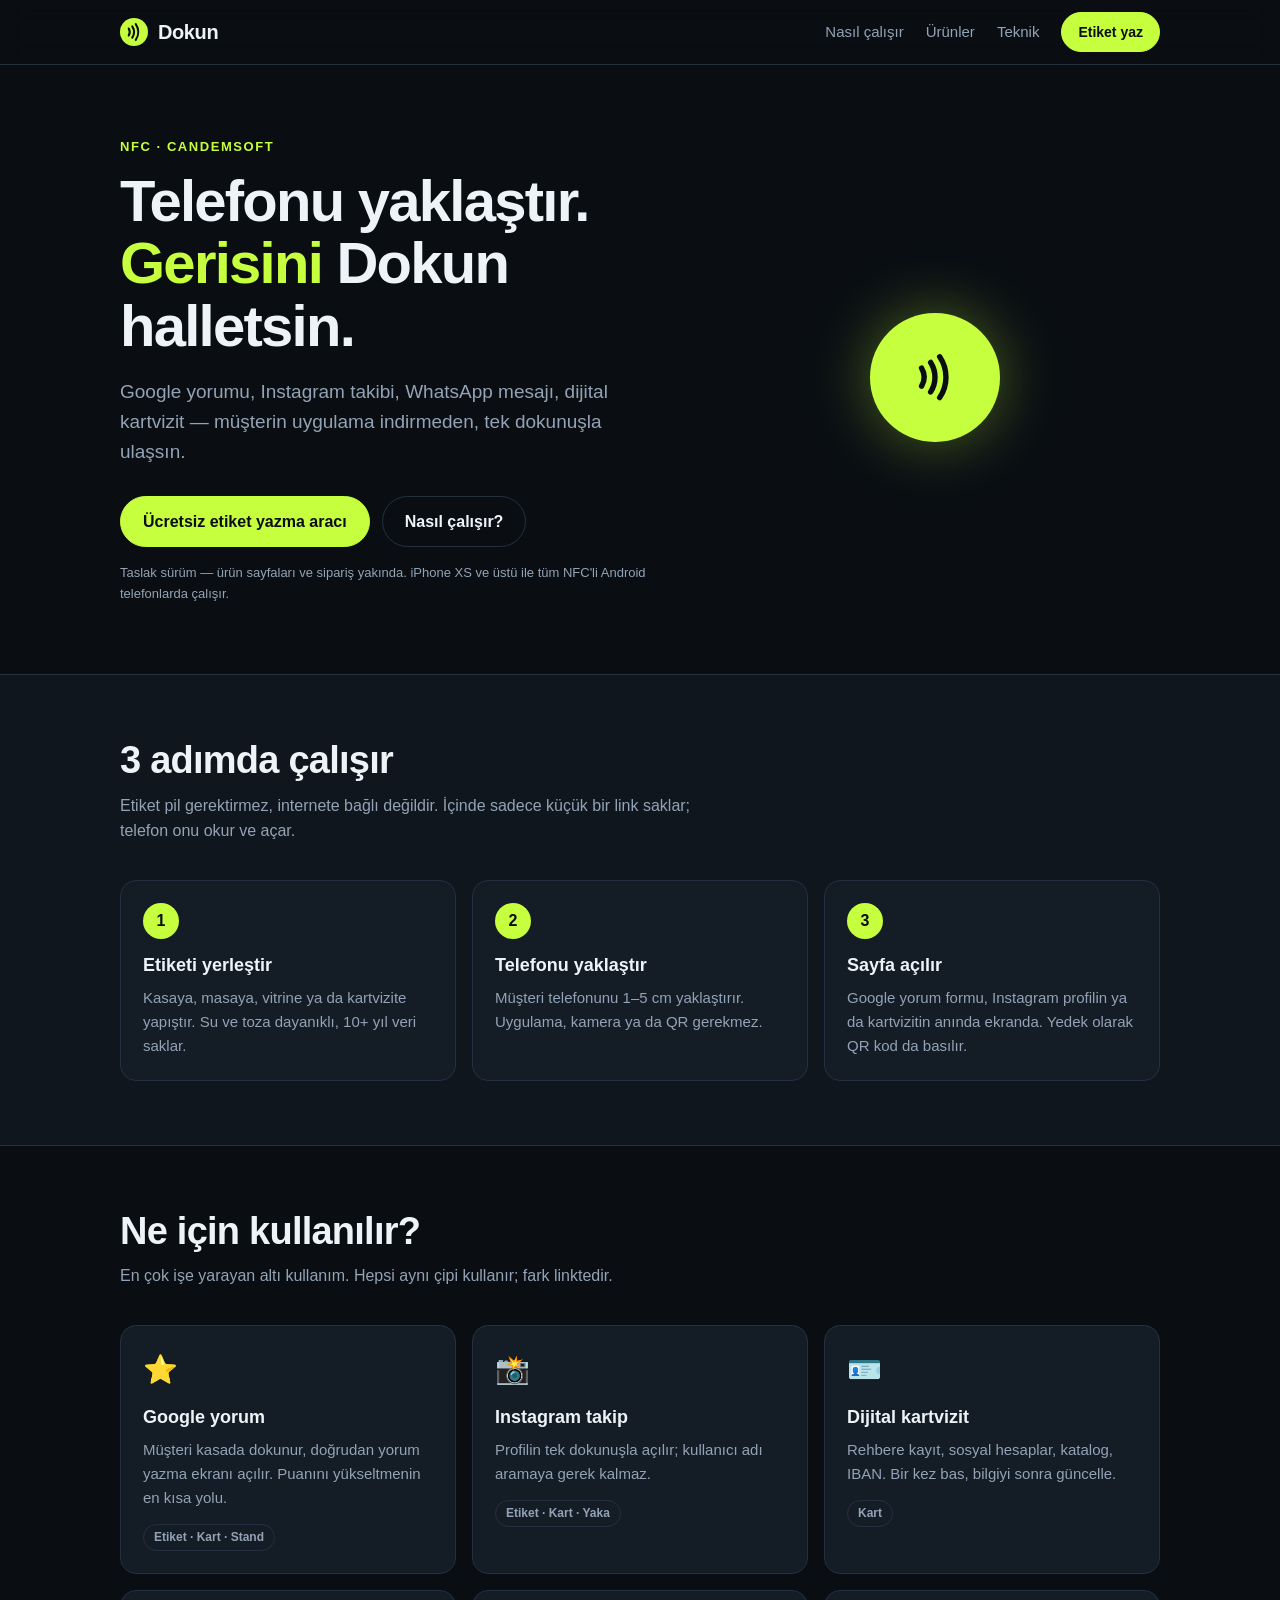
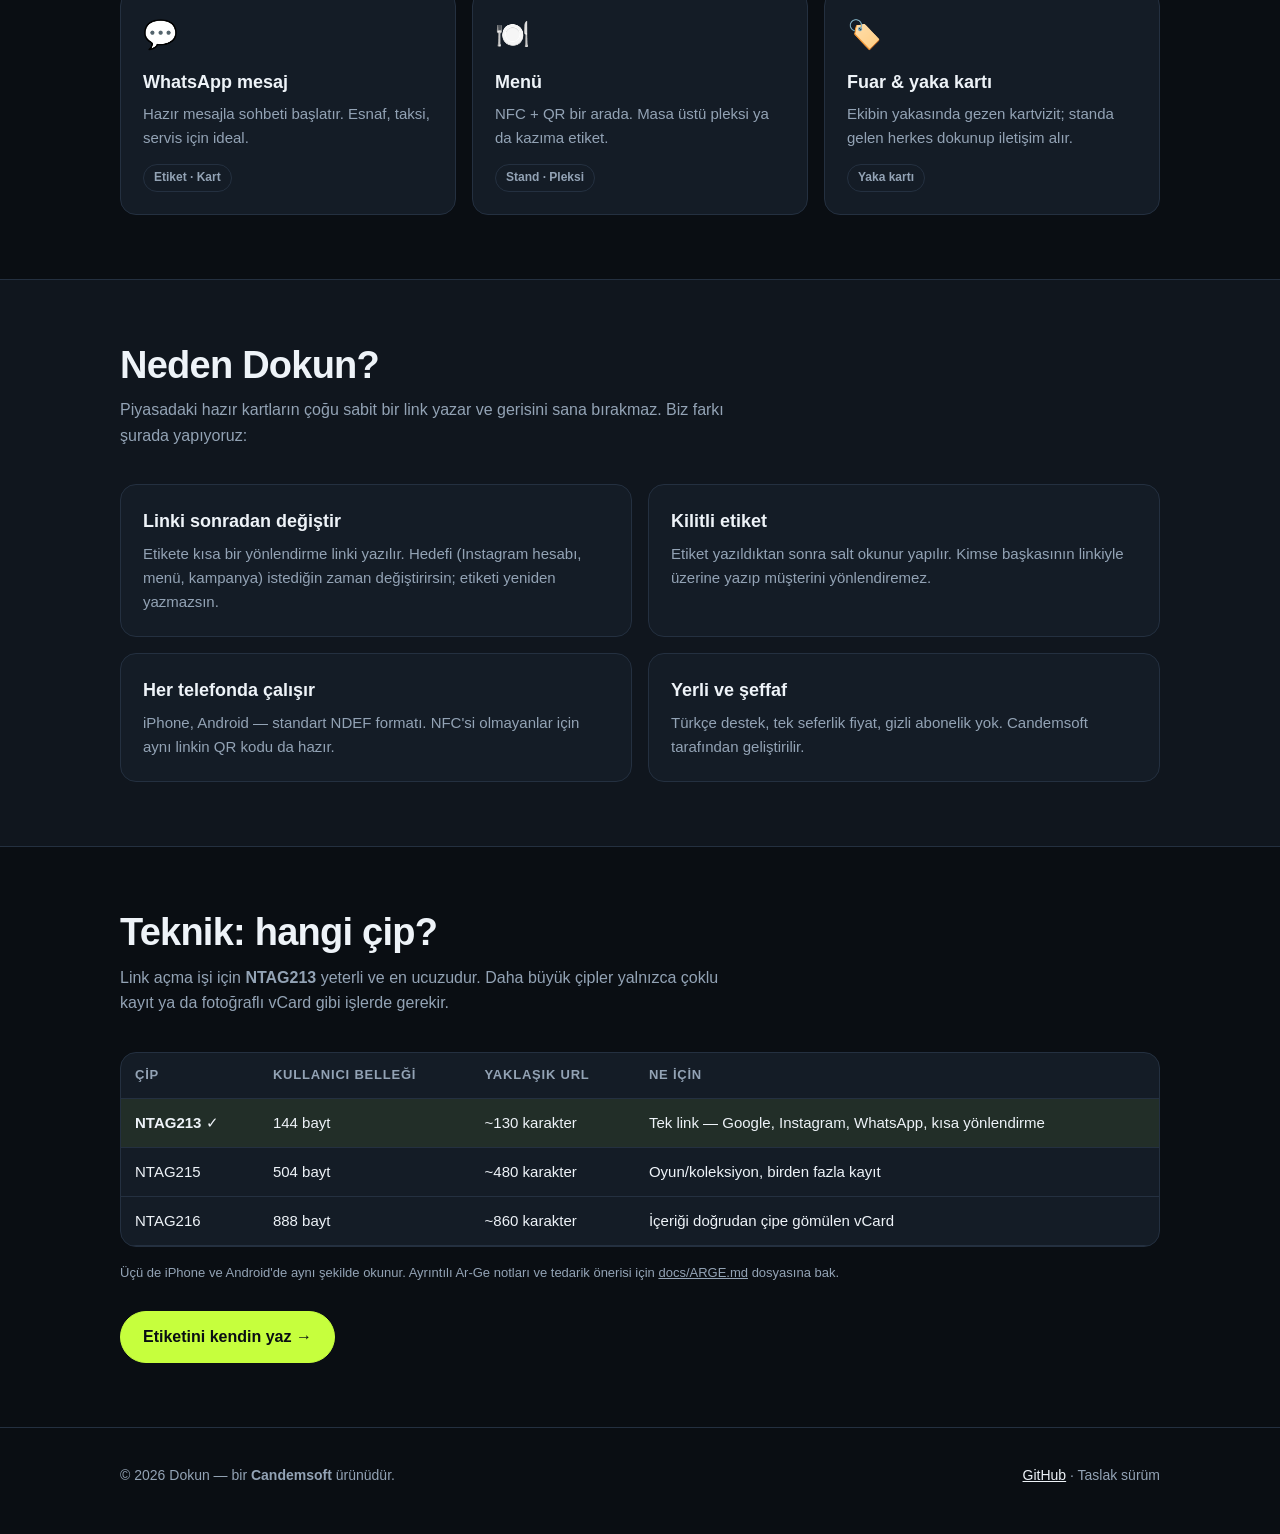
<file: index.html>
<!doctype html>
<html lang="tr">
<head>
<meta charset="utf-8">
<meta name="viewport" content="width=device-width, initial-scale=1">
<title>Dokun — Tek dokunuşla Google yorumu, Instagram, kartvizit</title>
<meta name="description" content="Dokun: telefonu yaklaştır, link açılsın. Google yorum, Instagram takip ve dijital kartvizit için NFC etiket ve kartlar. Candemsoft ürünüdür.">
<meta name="theme-color" content="#0a0e13">
<meta property="og:title" content="Dokun — NFC ile tek dokunuş">
<meta property="og:description" content="Google yorum, Instagram takip, dijital kartvizit. Telefonu yaklaştır, link açılsın.">
<meta property="og:type" content="website">
<link rel="icon" href="data:image/svg+xml,%3Csvg xmlns='http://www.w3.org/2000/svg' viewBox='0 0 32 32'%3E%3Ccircle cx='16' cy='16' r='16' fill='%23c6ff3d'/%3E%3Cpath d='M10 12a8 8 0 0 1 0 8M14 9.5a12 12 0 0 1 0 13M18 7a16 16 0 0 1 0 18' fill='none' stroke='%230a0e13' stroke-width='2.4' stroke-linecap='round'/%3E%3C/svg%3E">
<link rel="stylesheet" href="styles.css">
</head>
<body>

<header class="nav">
  <div class="wrap">
    <a class="brand" href="./">
      <svg viewBox="0 0 32 32" aria-hidden="true"><circle cx="16" cy="16" r="16" fill="#c6ff3d"/><path d="M10 12a8 8 0 0 1 0 8M14 9.5a12 12 0 0 1 0 13M18 7a16 16 0 0 1 0 18" fill="none" stroke="#0a0e13" stroke-width="2.4" stroke-linecap="round"/></svg>
      Dokun
    </a>
    <ul>
      <li class="hide-m"><a href="#nasil">Nasıl çalışır</a></li>
      <li class="hide-m"><a href="#urunler">Ürünler</a></li>
      <li class="hide-m"><a href="#teknik">Teknik</a></li>
      <li><a class="btn primary sm" href="yaz.html">Etiket yaz</a></li>
    </ul>
  </div>
</header>

<main>
<section class="hero">
  <div class="wrap">
    <div>
      <div class="eyebrow">NFC · Candemsoft</div>
      <h1>Telefonu yaklaştır. <em>Gerisini</em> Dokun halletsin.</h1>
      <p class="lead">Google yorumu, Instagram takibi, WhatsApp mesajı, dijital kartvizit — müşterin uygulama indirmeden, tek dokunuşla ulaşsın.</p>
      <div class="cta">
        <a class="btn primary" href="yaz.html">Ücretsiz etiket yazma aracı</a>
        <a class="btn ghost" href="#nasil">Nasıl çalışır?</a>
      </div>
      <p class="note-small">Taslak sürüm — ürün sayfaları ve sipariş yakında. iPhone XS ve üstü ile tüm NFC'li Android telefonlarda çalışır.</p>
    </div>
    <div class="tapviz" aria-hidden="true">
      <span class="ring"></span><span class="ring"></span><span class="ring"></span>
      <div class="tag"><svg viewBox="0 0 32 32"><path d="M10 12a8 8 0 0 1 0 8M14 9.5a12 12 0 0 1 0 13M18 7a16 16 0 0 1 0 18" fill="none" stroke="#0a0e13" stroke-width="2.4" stroke-linecap="round"/></svg></div>
    </div>
  </div>
</section>

<section id="nasil" class="alt">
  <div class="wrap">
    <h2>3 adımda çalışır</h2>
    <p class="sub">Etiket pil gerektirmez, internete bağlı değildir. İçinde sadece küçük bir link saklar; telefon onu okur ve açar.</p>
    <div class="grid c3">
      <div class="card"><div class="step-n">1</div><h3>Etiketi yerleştir</h3><p>Kasaya, masaya, vitrine ya da kartvizite yapıştır. Su ve toza dayanıklı, 10+ yıl veri saklar.</p></div>
      <div class="card"><div class="step-n">2</div><h3>Telefonu yaklaştır</h3><p>Müşteri telefonunu 1–5 cm yaklaştırır. Uygulama, kamera ya da QR gerekmez.</p></div>
      <div class="card"><div class="step-n">3</div><h3>Sayfa açılır</h3><p>Google yorum formu, Instagram profilin ya da kartvizitin anında ekranda. Yedek olarak QR kod da basılır.</p></div>
    </div>
  </div>
</section>

<section id="urunler">
  <div class="wrap">
    <h2>Ne için kullanılır?</h2>
    <p class="sub">En çok işe yarayan altı kullanım. Hepsi aynı çipi kullanır; fark linktedir.</p>
    <div class="grid c3">
      <div class="card"><span class="ico">⭐</span><h3>Google yorum</h3><p>Müşteri kasada dokunur, doğrudan yorum yazma ekranı açılır. Puanını yükseltmenin en kısa yolu.</p><span class="badge">Etiket · Kart · Stand</span></div>
      <div class="card"><span class="ico">📸</span><h3>Instagram takip</h3><p>Profilin tek dokunuşla açılır; kullanıcı adı aramaya gerek kalmaz.</p><span class="badge">Etiket · Kart · Yaka</span></div>
      <div class="card"><span class="ico">🪪</span><h3>Dijital kartvizit</h3><p>Rehbere kayıt, sosyal hesaplar, katalog, IBAN. Bir kez bas, bilgiyi sonra güncelle.</p><span class="badge">Kart</span></div>
      <div class="card"><span class="ico">💬</span><h3>WhatsApp mesaj</h3><p>Hazır mesajla sohbeti başlatır. Esnaf, taksi, servis için ideal.</p><span class="badge">Etiket · Kart</span></div>
      <div class="card"><span class="ico">🍽️</span><h3>Menü</h3><p>NFC + QR bir arada. Masa üstü pleksi ya da kazıma etiket.</p><span class="badge">Stand · Pleksi</span></div>
      <div class="card"><span class="ico">🏷️</span><h3>Fuar & yaka kartı</h3><p>Ekibin yakasında gezen kartvizit; standa gelen herkes dokunup iletişim alır.</p><span class="badge">Yaka kartı</span></div>
    </div>
  </div>
</section>

<section class="alt">
  <div class="wrap">
    <h2>Neden Dokun?</h2>
    <p class="sub">Piyasadaki hazır kartların çoğu sabit bir link yazar ve gerisini sana bırakmaz. Biz farkı şurada yapıyoruz:</p>
    <div class="grid c2">
      <div class="card"><h3>Linki sonradan değiştir</h3><p>Etikete kısa bir yönlendirme linki yazılır. Hedefi (Instagram hesabı, menü, kampanya) istediğin zaman değiştirirsin; etiketi yeniden yazmazsın.</p></div>
      <div class="card"><h3>Kilitli etiket</h3><p>Etiket yazıldıktan sonra salt okunur yapılır. Kimse başkasının linkiyle üzerine yazıp müşterini yönlendiremez.</p></div>
      <div class="card"><h3>Her telefonda çalışır</h3><p>iPhone, Android — standart NDEF formatı. NFC'si olmayanlar için aynı linkin QR kodu da hazır.</p></div>
      <div class="card"><h3>Yerli ve şeffaf</h3><p>Türkçe destek, tek seferlik fiyat, gizli abonelik yok. Candemsoft tarafından geliştirilir.</p></div>
    </div>
  </div>
</section>

<section id="teknik">
  <div class="wrap">
    <h2>Teknik: hangi çip?</h2>
    <p class="sub">Link açma işi için <strong>NTAG213</strong> yeterli ve en ucuzudur. Daha büyük çipler yalnızca çoklu kayıt ya da fotoğraflı vCard gibi işlerde gerekir.</p>
    <div class="tablewrap">
      <table>
        <thead><tr><th>Çip</th><th>Kullanıcı belleği</th><th>Yaklaşık URL</th><th>Ne için</th></tr></thead>
        <tbody>
          <tr class="pick"><td><strong>NTAG213</strong> ✓</td><td>144 bayt</td><td>~130 karakter</td><td>Tek link — Google, Instagram, WhatsApp, kısa yönlendirme</td></tr>
          <tr><td>NTAG215</td><td>504 bayt</td><td>~480 karakter</td><td>Oyun/koleksiyon, birden fazla kayıt</td></tr>
          <tr><td>NTAG216</td><td>888 bayt</td><td>~860 karakter</td><td>İçeriği doğrudan çipe gömülen vCard</td></tr>
        </tbody>
      </table>
    </div>
    <p class="note-small">Üçü de iPhone ve Android'de aynı şekilde okunur. Ayrıntılı Ar-Ge notları ve tedarik önerisi için <a href="https://github.com/ademcaniyik/candemnfc/blob/main/docs/ARGE.md">docs/ARGE.md</a> dosyasına bak.</p>
    <div class="cta"><a class="btn primary" href="yaz.html">Etiketini kendin yaz →</a></div>
  </div>
</section>
</main>

<footer>
  <div class="wrap">
    <div>© <span id="y">2026</span> Dokun — bir <strong>Candemsoft</strong> ürünüdür.</div>
    <div><a href="https://github.com/ademcaniyik/candemnfc">GitHub</a> · Taslak sürüm</div>
  </div>
</footer>
<script>document.getElementById('y').textContent = new Date().getFullYear();</script>
</body>
</html>
</file>
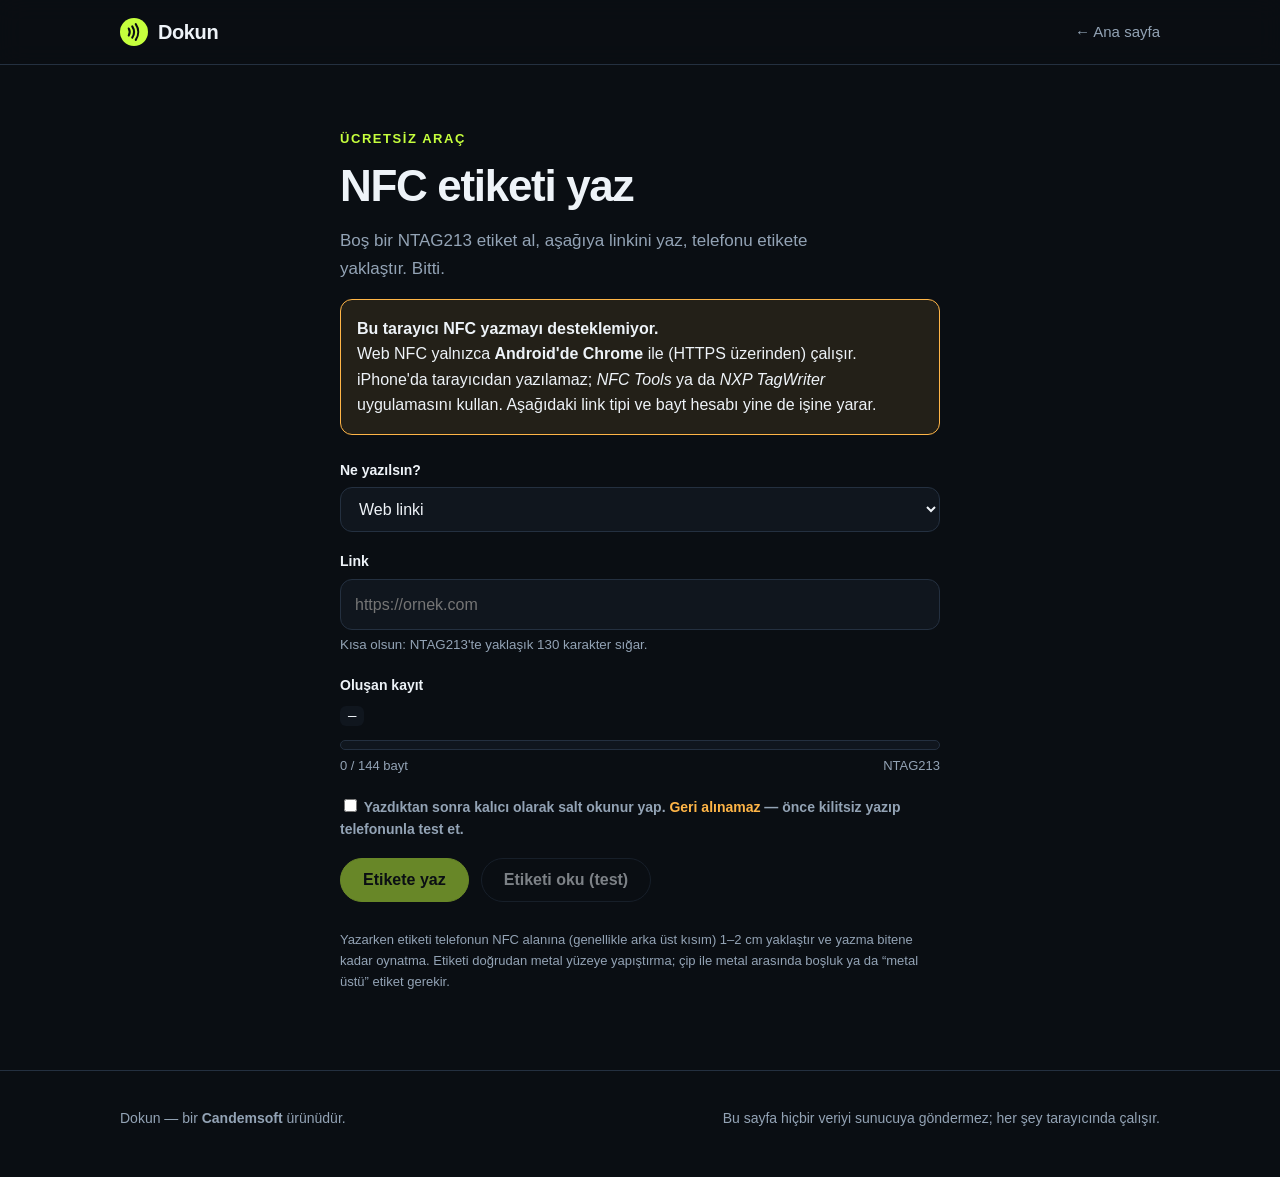
<file: yaz.html>
<!doctype html>
<html lang="tr">
<head>
<meta charset="utf-8">
<meta name="viewport" content="width=device-width, initial-scale=1">
<title>Etiket yaz — Dokun</title>
<meta name="description" content="Boş bir NTAG213 etiketi telefonunla yaz: Google yorum, Instagram, WhatsApp, telefon. Android Chrome ile çalışır.">
<meta name="theme-color" content="#0a0e13">
<link rel="icon" href="data:image/svg+xml,%3Csvg xmlns='http://www.w3.org/2000/svg' viewBox='0 0 32 32'%3E%3Ccircle cx='16' cy='16' r='16' fill='%23c6ff3d'/%3E%3Cpath d='M10 12a8 8 0 0 1 0 8M14 9.5a12 12 0 0 1 0 13M18 7a16 16 0 0 1 0 18' fill='none' stroke='%230a0e13' stroke-width='2.4' stroke-linecap='round'/%3E%3C/svg%3E">
<link rel="stylesheet" href="styles.css">
</head>
<body>
<header class="nav">
  <div class="wrap">
    <a class="brand" href="./">
      <svg viewBox="0 0 32 32" aria-hidden="true"><circle cx="16" cy="16" r="16" fill="#c6ff3d"/><path d="M10 12a8 8 0 0 1 0 8M14 9.5a12 12 0 0 1 0 13M18 7a16 16 0 0 1 0 18" fill="none" stroke="#0a0e13" stroke-width="2.4" stroke-linecap="round"/></svg>
      Dokun
    </a>
    <ul><li><a href="./">← Ana sayfa</a></li></ul>
  </div>
</header>

<main>
<section>
  <div class="wrap tool">
    <div class="eyebrow">Ücretsiz araç</div>
    <h1 style="font-size:clamp(30px,5vw,44px)">NFC etiketi yaz</h1>
    <p class="lead" style="font-size:17px">Boş bir NTAG213 etiket al, aşağıya linkini yaz, telefonu etikete yaklaştır. Bitti.</p>

    <div id="unsupported" class="unsupported">
      <strong>Bu tarayıcı NFC yazmayı desteklemiyor.</strong><br>
      Web NFC yalnızca <strong>Android'de Chrome</strong> ile (HTTPS üzerinden) çalışır. iPhone'da tarayıcıdan yazılamaz; <em>NFC Tools</em> ya da <em>NXP TagWriter</em> uygulamasını kullan. Aşağıdaki link tipi ve bayt hesabı yine de işine yarar.
    </div>

    <div class="field">
      <label for="type">Ne yazılsın?</label>
      <select id="type">
        <option value="url">Web linki</option>
        <option value="google">Google yorum (Place ID ile)</option>
        <option value="instagram">Instagram profili</option>
        <option value="whatsapp">WhatsApp mesajı</option>
        <option value="tel">Telefon numarası</option>
      </select>
    </div>

    <div class="field" id="f-main">
      <label for="main" id="main-label">Link</label>
      <input id="main" type="text" inputmode="url" autocomplete="off" autocapitalize="off" spellcheck="false" placeholder="https://">
      <small id="main-help"></small>
    </div>

    <div class="field" id="f-extra" hidden>
      <label for="extra" id="extra-label">Mesaj</label>
      <input id="extra" type="text" autocomplete="off" placeholder="Merhaba, bilgi almak istiyorum.">
    </div>

    <div class="field">
      <label>Oluşan kayıt</label>
      <div><code class="url" id="preview">—</code></div>
      <div class="meter" id="meter" style="margin-top:12px"><i id="meter-bar"></i></div>
      <div class="meter-label"><span id="meter-text">0 / 144 bayt</span><span>NTAG213</span></div>
    </div>

    <div class="field">
      <label class="check"><input type="checkbox" id="lock"> <span>Yazdıktan sonra <strong>kalıcı olarak salt okunur</strong> yap. <span style="color:var(--warn)">Geri alınamaz</span> — önce kilitsiz yazıp telefonunla test et.</span></label>
    </div>

    <div class="cta" style="margin-top:0">
      <button class="btn primary" id="write">Etikete yaz</button>
      <button class="btn ghost" id="read">Etiketi oku (test)</button>
    </div>
    <div id="status" class="status" role="status" aria-live="polite"></div>

    <p class="note-small" style="margin-top:28px">Yazarken etiketi telefonun NFC alanına (genellikle arka üst kısım) 1–2 cm yaklaştır ve yazma bitene kadar oynatma. Etiketi doğrudan metal yüzeye yapıştırma; çip ile metal arasında boşluk ya da “metal üstü” etiket gerekir.</p>
  </div>
</section>
</main>

<footer>
  <div class="wrap">
    <div>Dokun — bir <strong>Candemsoft</strong> ürünüdür.</div>
    <div>Bu sayfa hiçbir veriyi sunucuya göndermez; her şey tarayıcında çalışır.</div>
  </div>
</footer>

<script src="app.js"></script>
</body>
</html>
</file>
<file: styles.css>
:root {
  --bg: #0a0e13;
  --bg-2: #10161e;
  --card: #141c26;
  --line: #243040;
  --text: #eef3f8;
  --muted: #93a3b5;
  --accent: #c6ff3d;
  --accent-ink: #0a0e13;
  --warn: #ffb547;
  --danger: #ff6b6b;
  --radius: 16px;
  --maxw: 1080px;
}
* { box-sizing: border-box; }
html { scroll-behavior: smooth; }
body {
  margin: 0;
  background: var(--bg);
  color: var(--text);
  font: 16px/1.6 -apple-system, BlinkMacSystemFont, "Segoe UI", Inter, Roboto, sans-serif;
  -webkit-font-smoothing: antialiased;
}
a { color: inherit; }
.wrap { max-width: var(--maxw); margin: 0 auto; padding: 0 20px; }

/* nav */
.nav { position: sticky; top: 0; z-index: 10; backdrop-filter: blur(12px); background: rgba(10, 14, 19, .8); border-bottom: 1px solid var(--line); }
.nav .wrap { display: flex; align-items: center; justify-content: space-between; height: 64px; }
.brand { display: flex; align-items: center; gap: 10px; font-weight: 800; font-size: 20px; letter-spacing: -.02em; text-decoration: none; }
.brand svg { width: 28px; height: 28px; }
.nav ul { display: flex; gap: 22px; list-style: none; margin: 0; padding: 0; align-items: center; }
.nav ul a { text-decoration: none; color: var(--muted); font-size: 15px; }
.nav ul a:hover { color: var(--text); }
@media (max-width: 720px) { .nav ul li.hide-m { display: none; } }

/* buttons */
.btn { display: inline-block; padding: 12px 22px; border-radius: 999px; font-weight: 700; text-decoration: none; border: 1px solid var(--line); cursor: pointer; font-size: 16px; background: transparent; color: var(--text); font-family: inherit; }
.btn.primary { background: var(--accent); color: var(--accent-ink); border-color: var(--accent); }
.btn.primary:hover { filter: brightness(1.08); }
.btn.ghost:hover { border-color: var(--muted); }
.btn:disabled { opacity: .5; cursor: not-allowed; }
.btn.sm { padding: 8px 16px; font-size: 14px; }

/* hero */
.hero { padding: 72px 0 56px; }
.hero .wrap { display: grid; grid-template-columns: 1.1fr .9fr; gap: 40px; align-items: center; }
@media (max-width: 860px) { .hero .wrap { grid-template-columns: 1fr; } }
.eyebrow { color: var(--accent); font-weight: 700; font-size: 13px; letter-spacing: .12em; text-transform: uppercase; }
h1 { font-size: clamp(34px, 6vw, 58px); line-height: 1.08; letter-spacing: -.03em; margin: 12px 0 18px; }
h1 em { font-style: normal; color: var(--accent); }
.lead { color: var(--muted); font-size: 19px; max-width: 520px; }
.cta { display: flex; gap: 12px; flex-wrap: wrap; margin-top: 28px; }
.note-small { color: var(--muted); font-size: 13px; margin-top: 16px; }

/* tap visual */
.tapviz { position: relative; aspect-ratio: 1; max-width: 380px; margin: 0 auto; width: 100%; }
.tapviz .ring { position: absolute; inset: 0; margin: auto; border: 2px solid var(--accent); border-radius: 50%; opacity: 0; animation: ripple 3.2s infinite; }
.tapviz .ring:nth-child(2) { animation-delay: 1.05s; }
.tapviz .ring:nth-child(3) { animation-delay: 2.1s; }
.tapviz .tag { position: absolute; inset: 0; margin: auto; width: 34%; aspect-ratio: 1; border-radius: 50%; background: var(--accent); display: grid; place-items: center; box-shadow: 0 0 60px rgba(198,255,61,.35); }
.tapviz .tag svg { width: 56%; }
@keyframes ripple { 0% { transform: scale(.34); opacity: .9; } 100% { transform: scale(1); opacity: 0; } }
@media (prefers-reduced-motion: reduce) { .tapviz .ring { animation: none; opacity: .25; } .tapviz .ring:nth-child(1) { transform: scale(.5);} .tapviz .ring:nth-child(2) { transform: scale(.7);} .tapviz .ring:nth-child(3){ transform: scale(.9);} }

/* sections */
section { padding: 64px 0; }
section.alt { background: var(--bg-2); border-top: 1px solid var(--line); border-bottom: 1px solid var(--line); }
h2 { font-size: clamp(26px, 4vw, 38px); letter-spacing: -.02em; margin: 0 0 10px; line-height: 1.15; }
.sub { color: var(--muted); max-width: 620px; margin: 0 0 36px; }
.grid { display: grid; gap: 16px; }
.grid.c3 { grid-template-columns: repeat(3, 1fr); }
.grid.c2 { grid-template-columns: repeat(2, 1fr); }
@media (max-width: 860px) { .grid.c3 { grid-template-columns: 1fr 1fr; } }
@media (max-width: 560px) { .grid.c3, .grid.c2 { grid-template-columns: 1fr; } }
.card { background: var(--card); border: 1px solid var(--line); border-radius: var(--radius); padding: 22px; }
.card h3 { margin: 0 0 6px; font-size: 18px; }
.card p { margin: 0; color: var(--muted); font-size: 15px; }
.card .ico { font-size: 28px; margin-bottom: 10px; display: block; }
.badge { display: inline-block; font-size: 12px; font-weight: 700; padding: 3px 10px; border-radius: 999px; border: 1px solid var(--line); color: var(--muted); margin-top: 14px; }
.step-n { width: 36px; height: 36px; border-radius: 50%; background: var(--accent); color: var(--accent-ink); font-weight: 800; display: grid; place-items: center; margin-bottom: 12px; }

table { width: 100%; border-collapse: collapse; font-size: 15px; }
th, td { text-align: left; padding: 12px 14px; border-bottom: 1px solid var(--line); }
th { color: var(--muted); font-weight: 600; font-size: 13px; text-transform: uppercase; letter-spacing: .06em; }
tr.pick td { background: rgba(198,255,61,.08); }
.tablewrap { overflow-x: auto; border: 1px solid var(--line); border-radius: var(--radius); background: var(--card); }

footer { padding: 36px 0 48px; color: var(--muted); font-size: 14px; border-top: 1px solid var(--line); }
footer .wrap { display: flex; justify-content: space-between; gap: 16px; flex-wrap: wrap; }
footer a { color: var(--text); }

/* writer tool */
.tool { max-width: 640px; margin: 0 auto; }
.field { margin-bottom: 18px; }
.field label { display: block; font-weight: 600; margin-bottom: 6px; font-size: 14px; }
.field small { color: var(--muted); display: block; margin-top: 4px; }
input[type=text], input[type=url], input[type=tel], input[type=email], select, textarea {
  width: 100%; padding: 12px 14px; border-radius: 12px; border: 1px solid var(--line); background: var(--bg-2); color: var(--text); font: inherit; font-size: 16px;
}
input:focus, select:focus, textarea:focus { outline: 2px solid var(--accent); outline-offset: 1px; }
.meter { height: 10px; border-radius: 999px; background: var(--bg-2); border: 1px solid var(--line); overflow: hidden; }
.meter > i { display: block; height: 100%; width: 0; background: var(--accent); transition: width .2s, background .2s; }
.meter.warn > i { background: var(--warn); }
.meter.over > i { background: var(--danger); }
.meter-label { display: flex; justify-content: space-between; font-size: 13px; color: var(--muted); margin-top: 6px; }
.status { margin-top: 18px; padding: 14px 16px; border-radius: 12px; border: 1px solid var(--line); background: var(--card); font-size: 15px; display: none; }
.status.show { display: block; }
.status.ok { border-color: var(--accent); }
.status.err { border-color: var(--danger); }
.check { display: flex; gap: 10px; align-items: flex-start; font-size: 14px; color: var(--muted); }
.check input { margin-top: 4px; }
.unsupported { background: rgba(255,181,71,.1); border: 1px solid var(--warn); padding: 16px; border-radius: 12px; margin-bottom: 24px; display: none; }
.unsupported.show { display: block; }
code.url { background: var(--bg-2); padding: 2px 8px; border-radius: 6px; word-break: break-all; font-size: 14px; }
</file>
